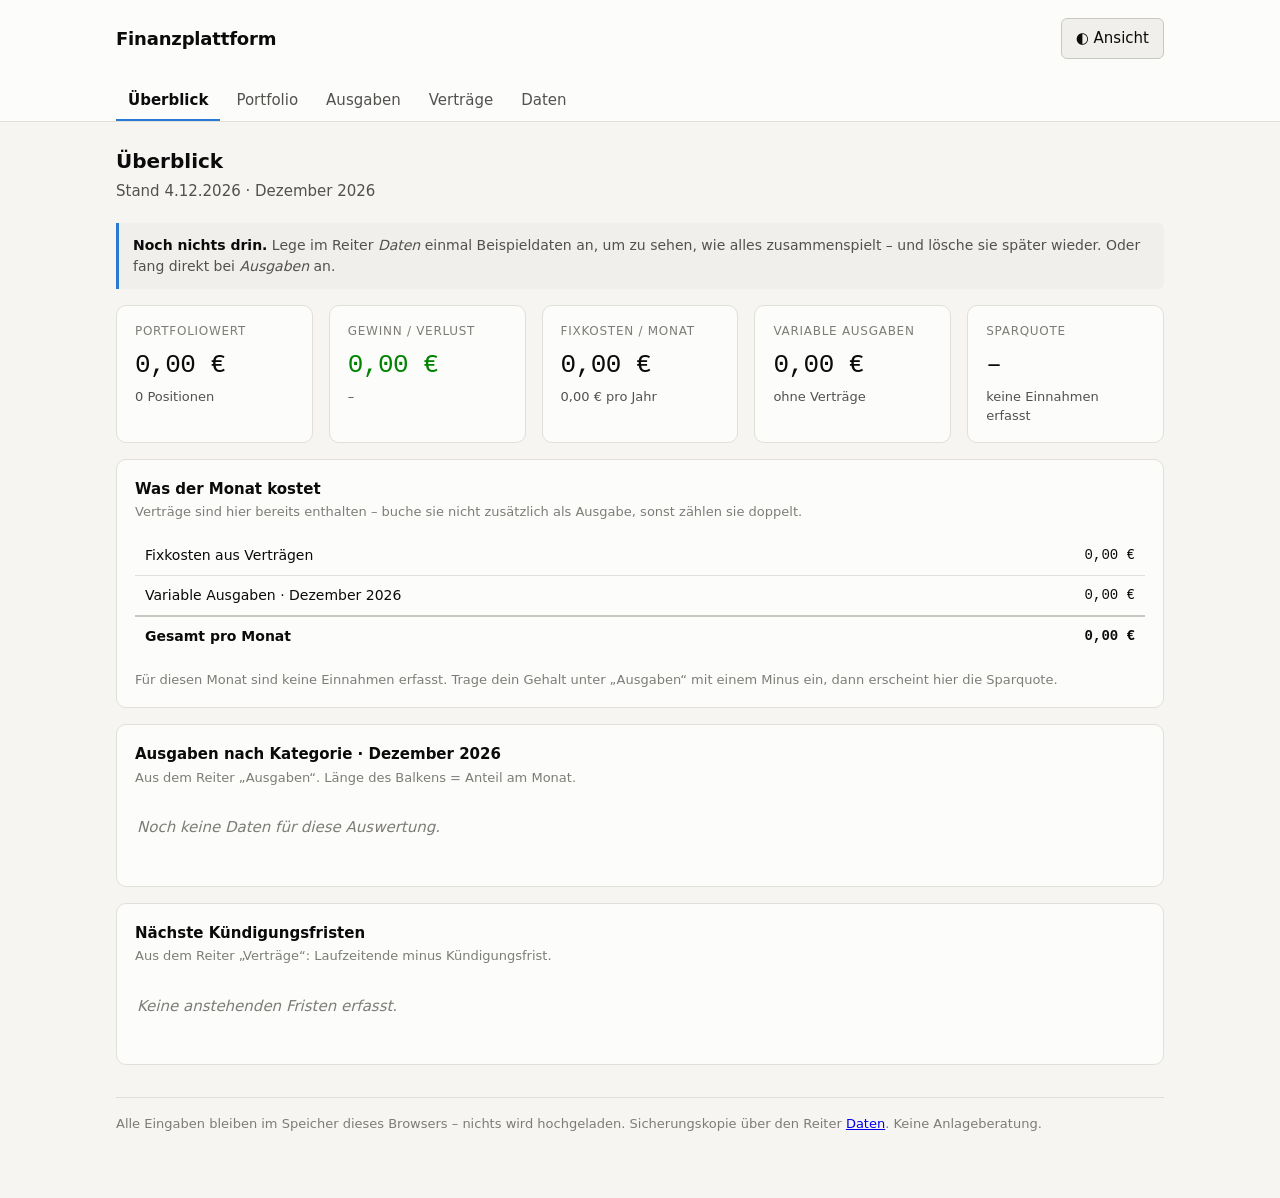
<file: index.html>
<!DOCTYPE html>
<html lang="de">
<head>
  <meta charset="utf-8">
  <meta name="viewport" content="width=device-width, initial-scale=1">
  <title>Finanzplattform</title>
  <meta name="description" content="Persönliche Übersicht über Portfolio, Ausgaben und Verträge. Alle Daten bleiben im Browser.">
  <meta name="color-scheme" content="light dark">
  <link rel="stylesheet" href="assets/css/style.css">
  <link rel="icon" href="data:image/svg+xml,<svg xmlns='http://www.w3.org/2000/svg' viewBox='0 0 100 100'><text y='.9em' font-size='90'>📊</text></svg>">
</head>
<body>

  <header class="top">
    <div class="wrap">
      <h1>Finanzplattform</h1>
      <span class="spacer"></span>
      <button class="btn" id="knopf-theme" title="Hell / dunkel / Systemeinstellung">◐ Ansicht</button>

      <nav class="tabs" role="tablist" aria-label="Bereiche">
        <button role="tab" data-ziel="ueberblick" aria-selected="true">Überblick</button>
        <button role="tab" data-ziel="portfolio"  aria-selected="false">Portfolio</button>
        <button role="tab" data-ziel="ausgaben"   aria-selected="false">Ausgaben</button>
        <button role="tab" data-ziel="vertraege"  aria-selected="false">Verträge</button>
        <button role="tab" data-ziel="daten"      aria-selected="false">Daten</button>
      </nav>
    </div>
  </header>

  <main class="wrap">
    <!-- Jeder Abschnitt wird von einem eigenen Modul in assets/js/ gefüllt. -->
    <section class="view" id="view-ueberblick" role="tabpanel"></section>
    <section class="view" id="view-portfolio"  role="tabpanel" hidden></section>
    <section class="view" id="view-ausgaben"   role="tabpanel" hidden></section>
    <section class="view" id="view-vertraege"  role="tabpanel" hidden></section>
    <section class="view" id="view-daten"      role="tabpanel" hidden></section>

    <footer class="foot">
      Alle Eingaben bleiben im Speicher dieses Browsers – nichts wird hochgeladen.
      Sicherungskopie über den Reiter <a href="#daten">Daten</a>.
      Keine Anlageberatung.
    </footer>
  </main>

  <noscript>
    <p style="padding:24px">Diese Seite braucht JavaScript, weil alle Berechnungen
    im Browser stattfinden – genau deshalb verlassen deine Daten das Gerät nicht.</p>
  </noscript>

  <script type="module" src="assets/js/app.js"></script>
</body>
</html>
</file>
<file: assets/css/style.css>
/* ==========================================================================
   Finanzplattform – Styles
   --------------------------------------------------------------------------
   Aufbau dieser Datei:
   1. Farben & Tokens (hell + dunkel)
   2. Grundlayout
   3. Bausteine: Karten, Kennzahlen, Tabellen, Formulare, Balken
   ========================================================================== */

/* -- 1. Farben & Tokens ---------------------------------------------------- */
:root {
  color-scheme: light;

  --surface-page:   #f6f5f2;
  --surface-1:      #fcfcfb;
  --surface-2:      #f0efec;
  --border:         #e0dfd9;
  --border-strong:  #c9c8c0;

  --text-primary:   #0b0b0b;
  --text-secondary: #52514e;
  --text-muted:     #7d7c76;

  --accent:         #2a78d6;
  --accent-soft:    #cde2fb;

  --good:           #008300;
  --warning:        #eda100;
  --critical:       #e34948;

  --radius:   10px;
  --radius-s: 6px;
  --gap:      16px;

  --font: system-ui, -apple-system, "Segoe UI", Roboto, Helvetica, Arial, sans-serif;
  --font-num: ui-monospace, "SF Mono", "Cascadia Mono", Menlo, Consolas, monospace;
}

/* Dunkelmodus: einmal für die Systemeinstellung, einmal für den Umschalter.
   Beide Blöcke braucht es, damit der Umschalter immer gewinnt. */
@media (prefers-color-scheme: dark) {
  :root:not([data-theme="light"]) {
    color-scheme: dark;
    --surface-page:   #131312;
    --surface-1:      #1a1a19;
    --surface-2:      #232322;
    --border:         #383835;
    --border-strong:  #52514e;
    --text-primary:   #ffffff;
    --text-secondary: #c3c2b7;
    --text-muted:     #94938a;
    --accent:         #3987e5;
    --accent-soft:    #184f95;
    --good:           #4caf50;
    --warning:        #c98500;
    --critical:       #e66767;
  }
}
:root[data-theme="dark"] {
  color-scheme: dark;
  --surface-page:   #131312;
  --surface-1:      #1a1a19;
  --surface-2:      #232322;
  --border:         #383835;
  --border-strong:  #52514e;
  --text-primary:   #ffffff;
  --text-secondary: #c3c2b7;
  --text-muted:     #94938a;
  --accent:         #3987e5;
  --accent-soft:    #184f95;
  --good:           #4caf50;
  --warning:        #c98500;
  --critical:       #e66767;
}

/* -- 2. Grundlayout -------------------------------------------------------- */
* { box-sizing: border-box; }

body {
  margin: 0;
  padding: 0;
  background: var(--surface-page);
  color: var(--text-primary);
  font-family: var(--font);
  font-size: 15px;
  line-height: 1.5;
}

.wrap {
  max-width: 1080px;
  margin: 0 auto;
  padding: 0 16px 64px;
}

header.top {
  border-bottom: 1px solid var(--border);
  background: var(--surface-1);
  margin-bottom: 24px;
}
header.top .wrap {
  padding-top: 18px;
  padding-bottom: 0;
  display: flex;
  flex-wrap: wrap;
  align-items: center;
  gap: 12px;
}
header.top h1 {
  font-size: 18px;
  margin: 0;
  letter-spacing: -0.01em;
}
header.top .spacer { flex: 1 1 auto; }

/* Reiter-Navigation */
nav.tabs {
  display: flex;
  flex-wrap: wrap;
  gap: 4px;
  width: 100%;
  margin-top: 10px;
}
nav.tabs button {
  appearance: none;
  border: 0;
  border-bottom: 2px solid transparent;
  background: none;
  color: var(--text-secondary);
  font: inherit;
  padding: 8px 12px;
  cursor: pointer;
  border-radius: var(--radius-s) var(--radius-s) 0 0;
}
nav.tabs button:hover { background: var(--surface-2); color: var(--text-primary); }
nav.tabs button[aria-selected="true"] {
  color: var(--text-primary);
  border-bottom-color: var(--accent);
  font-weight: 600;
}

.view[hidden] { display: none; }
.view h2 { font-size: 20px; margin: 0 0 4px; }
.view > p.lead { color: var(--text-secondary); margin: 0 0 20px; }

/* -- 3. Bausteine ---------------------------------------------------------- */

/* Karte */
.card {
  background: var(--surface-1);
  border: 1px solid var(--border);
  border-radius: var(--radius);
  padding: 18px;
  margin-bottom: var(--gap);
}
.card > h3 {
  margin: 0 0 2px;
  font-size: 15px;
}
.card > p.hint {
  margin: 0 0 14px;
  color: var(--text-muted);
  font-size: 13px;
}

/* Kennzahlen-Kacheln */
.kpis {
  display: grid;
  grid-template-columns: repeat(auto-fit, minmax(190px, 1fr));
  gap: var(--gap);
  margin-bottom: var(--gap);
}
.kpi {
  background: var(--surface-1);
  border: 1px solid var(--border);
  border-radius: var(--radius);
  padding: 16px 18px;
}
.kpi .label {
  font-size: 12px;
  text-transform: uppercase;
  letter-spacing: 0.06em;
  color: var(--text-muted);
}
.kpi .value {
  font-family: var(--font-num);
  font-size: 26px;
  font-variant-numeric: tabular-nums;
  margin-top: 6px;
  letter-spacing: -0.02em;
}
.kpi .sub { font-size: 13px; color: var(--text-secondary); margin-top: 2px; }

.pos { color: var(--good); }
.neg { color: var(--critical); }

/* Balkenliste (für Aufteilungen – eine Farbe, Länge trägt die Aussage) */
.bars { display: flex; flex-direction: column; gap: 10px; }
.bar-row { display: grid; grid-template-columns: 1fr; gap: 4px; }
.bar-head {
  display: flex;
  justify-content: space-between;
  gap: 12px;
  font-size: 13px;
}
.bar-head .name { color: var(--text-primary); }
.bar-head .val {
  font-family: var(--font-num);
  font-variant-numeric: tabular-nums;
  color: var(--text-secondary);
  white-space: nowrap;
}
.bar-track {
  background: var(--surface-2);
  border-radius: 4px;
  height: 10px;
  overflow: hidden;
}
.bar-fill {
  height: 100%;
  background: var(--accent);
  border-radius: 0 4px 4px 0;
  min-width: 2px;
}

/* Tabellen */
.table-scroll { overflow-x: auto; }
table {
  width: 100%;
  border-collapse: collapse;
  font-size: 14px;
}
th, td {
  text-align: left;
  padding: 9px 10px;
  border-bottom: 1px solid var(--border);
  white-space: nowrap;
}
th {
  font-size: 12px;
  text-transform: uppercase;
  letter-spacing: 0.05em;
  color: var(--text-muted);
  font-weight: 600;
}
td.num, th.num {
  text-align: right;
  font-family: var(--font-num);
  font-variant-numeric: tabular-nums;
}
tbody tr:hover { background: var(--surface-2); }
tfoot td { font-weight: 600; border-bottom: 0; border-top: 2px solid var(--border-strong); }
.empty { color: var(--text-muted); font-style: italic; padding: 14px 2px; }

/* Formulare */
form.grid {
  display: grid;
  grid-template-columns: repeat(auto-fit, minmax(160px, 1fr));
  gap: 12px;
  align-items: end;
}
label { display: block; font-size: 13px; color: var(--text-secondary); margin-bottom: 4px; }
input, select, textarea {
  width: 100%;
  font: inherit;
  padding: 8px 10px;
  border: 1px solid var(--border-strong);
  border-radius: var(--radius-s);
  background: var(--surface-1);
  color: var(--text-primary);
}
input:focus, select:focus, textarea:focus {
  outline: 2px solid var(--accent);
  outline-offset: 1px;
  border-color: var(--accent);
}

/* Knöpfe */
button.btn {
  font: inherit;
  padding: 8px 14px;
  border-radius: var(--radius-s);
  border: 1px solid var(--border-strong);
  background: var(--surface-2);
  color: var(--text-primary);
  cursor: pointer;
}
button.btn:hover { border-color: var(--accent); }
button.btn.primary {
  background: var(--accent);
  border-color: var(--accent);
  color: #fff;
  font-weight: 600;
}
button.btn.danger { color: var(--critical); border-color: var(--critical); background: none; }
button.link {
  font: inherit;
  background: none;
  border: 0;
  color: var(--text-muted);
  cursor: pointer;
  padding: 2px 6px;
  border-radius: var(--radius-s);
}
button.link:hover { color: var(--critical); background: var(--surface-2); }

.row-actions { display: flex; gap: 8px; flex-wrap: wrap; margin-top: 14px; }

/* Hinweis-Streifen */
.note {
  border-left: 3px solid var(--accent);
  background: var(--surface-2);
  padding: 12px 14px;
  border-radius: 0 var(--radius-s) var(--radius-s) 0;
  font-size: 14px;
  color: var(--text-secondary);
  margin-bottom: var(--gap);
}
.note strong { color: var(--text-primary); }

/* Fälligkeits-Kennzeichen */
.tag {
  display: inline-block;
  font-size: 12px;
  padding: 2px 8px;
  border-radius: 99px;
  border: 1px solid currentColor;
}
.tag.warn { color: var(--warning); }
.tag.crit { color: var(--critical); }
.tag.ok   { color: var(--text-muted); }

footer.foot {
  color: var(--text-muted);
  font-size: 13px;
  border-top: 1px solid var(--border);
  padding-top: 16px;
  margin-top: 32px;
}

/* Kompakter Knopf für Tabellenzeilen */
button.btn.klein { padding: 4px 10px; font-size: 13px; }
</file>
